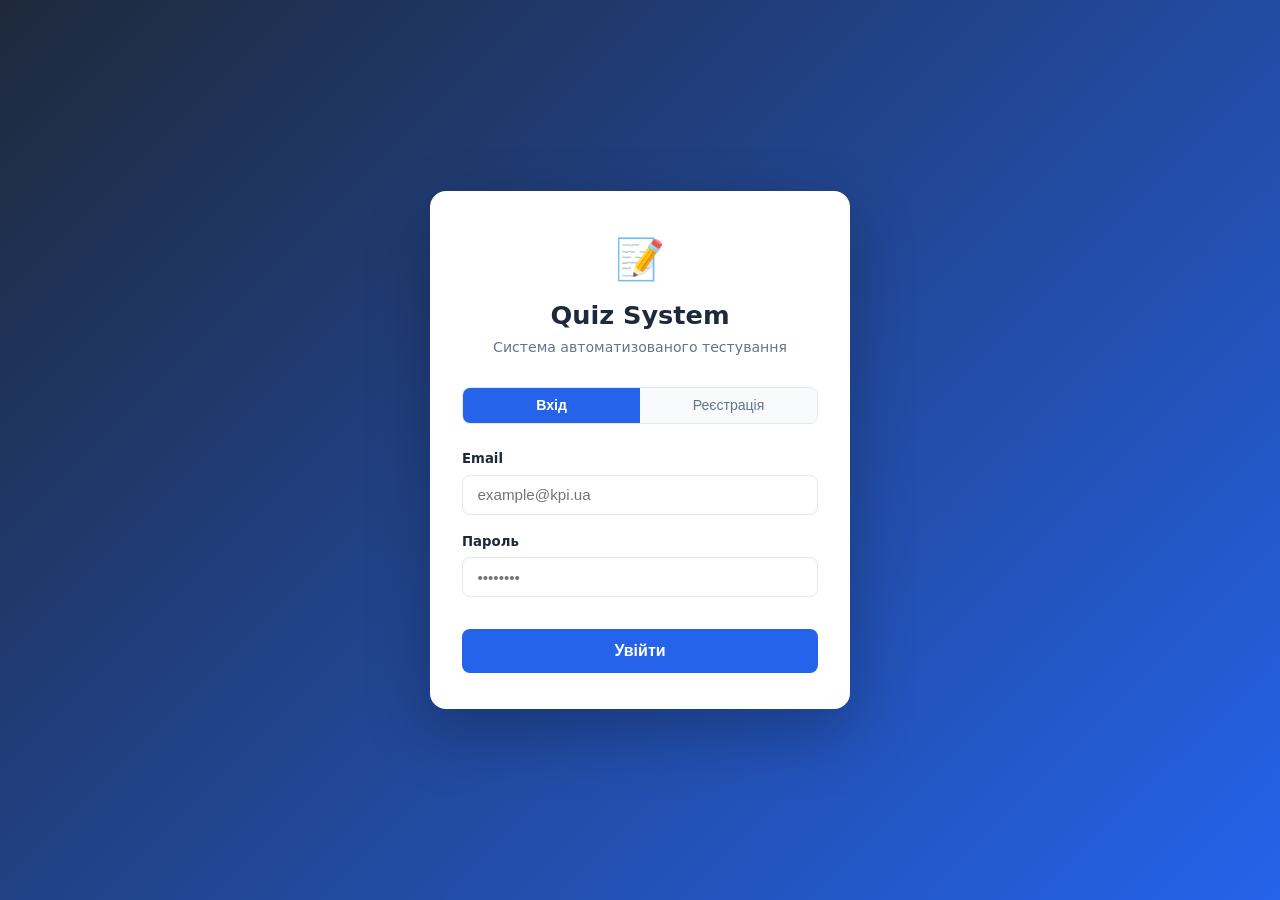
<file: FrontEnd/index.html>
<!DOCTYPE html>
<html lang="uk">
<head>
  <meta charset="UTF-8"/>
  <meta name="viewport" content="width=device-width, initial-scale=1.0"/>
  <title>Quiz System — Вхід</title>
  <link rel="stylesheet" href="css/style.css"/>
</head>
<body class="auth-page">

<div class="auth-box">
  <div class="auth-logo">
    <div class="logo-icon">📝</div>
    <h1>Quiz System</h1>
    <p>Система автоматизованого тестування</p>
  </div>

  <!-- Tabs -->
  <div class="tabs">
    <button class="tab-btn active" id="tab-login"    onclick="switchTab('login')">Вхід</button>
    <button class="tab-btn"        id="tab-register" onclick="switchTab('register')">Реєстрація</button>
  </div>

  <!-- LOGIN FORM -->
  <div id="form-login">
    <div class="form-group">
      <label>Email</label>
      <input type="email" id="login-email" placeholder="example@kpi.ua" autocomplete="email"/>
    </div>
    <div class="form-group">
      <label>Пароль</label>
      <input type="password" id="login-pass" placeholder="••••••••" autocomplete="current-password"/>
    </div>
    <div class="msg error" id="login-err"></div>
    <button class="btn btn-primary btn-block btn-lg mt-2" onclick="handleLogin()">
      Увійти
    </button>
  </div>

  <!-- REGISTER FORM -->
  <div id="form-register" style="display:none">
    <div class="form-group">
      <label>Повне ім'я (ПІБ)</label>
      <input type="text" id="reg-name" placeholder="Іваненко Іван Іванович"/>
    </div>
    <div class="form-group">
      <label>Email</label>
      <input type="email" id="reg-email" placeholder="example@kpi.ua"/>
    </div>
    <div class="form-group">
      <label>Пароль</label>
      <input type="password" id="reg-pass" placeholder="Мінімум 6 символів"/>
    </div>
    <div class="form-group">
      <label>Роль</label>
      <select id="reg-role">
        <option value="student">Студент</option>
        <option value="teacher">Викладач</option>
      </select>
    </div>
    <div class="msg error"   id="reg-err"></div>
    <div class="msg success" id="reg-ok"></div>
    <button class="btn btn-primary btn-block btn-lg mt-2" onclick="handleRegister()">
      Зареєструватися
    </button>
  </div>
</div>

<!-- TOAST -->
<div class="toast-container" id="toasts"></div>

<script src="js/auth.js"></script>
<script src="js/api.js"></script>
<script>
  // Якщо вже залогінений — редіректимо
  if (Auth.isLoggedIn()) {
    const u = Auth.getUser();
    location.href = u?.role === 'teacher' ? 'teacher.html' : 'student.html';
  }

  function switchTab(tab) {
    document.getElementById('form-login').style.display    = tab === 'login'    ? '' : 'none';
    document.getElementById('form-register').style.display = tab === 'register' ? '' : 'none';
    document.getElementById('tab-login').classList.toggle('active',    tab === 'login');
    document.getElementById('tab-register').classList.toggle('active', tab === 'register');
  }

  async function handleLogin() {
    const email = document.getElementById('login-email').value.trim();
    const pass  = document.getElementById('login-pass').value;
    const errEl = document.getElementById('login-err');
    errEl.style.display = 'none';

    if (!email || !pass) { showErr(errEl, 'Заповніть всі поля'); return; }

    try {
      const data = await api.login(email, pass);
      Auth.setToken(data.access_token);
      const me = await api.getMe();
      Auth.setUser(me);
      location.href = me.role === 'teacher' ? 'teacher.html' : 'student.html';
    } catch(e) {
      showErr(errEl, e.message);
    }
  }

  async function handleRegister() {
    const name  = document.getElementById('reg-name').value.trim();
    const email = document.getElementById('reg-email').value.trim();
    const pass  = document.getElementById('reg-pass').value;
    const role  = document.getElementById('reg-role').value;
    const errEl = document.getElementById('reg-err');
    const okEl  = document.getElementById('reg-ok');
    errEl.style.display = 'none';
    okEl.style.display  = 'none';

    if (!name || !email || !pass) { showErr(errEl, 'Заповніть всі поля'); return; }
    if (pass.length < 6)          { showErr(errEl, 'Пароль мінімум 6 символів'); return; }

    try {
      await api.register({ full_name: name, email, password: pass, role });
      okEl.textContent    = 'Реєстрація успішна! Тепер увійдіть.';
      okEl.style.display  = 'block';
      setTimeout(() => switchTab('login'), 1500);
    } catch(e) {
      showErr(errEl, e.message);
    }
  }

  function showErr(el, msg) {
    el.textContent  = msg;
    el.style.display = 'block';
  }

  // Enter key support
  document.addEventListener('keydown', e => {
    if (e.key !== 'Enter') return;
    const loginVisible = document.getElementById('form-login').style.display !== 'none';
    if (loginVisible) handleLogin(); else handleRegister();
  });
</script>
</body>
</html>
</file>
<file: FrontEnd/css/style.css>
/* ============================================================
   Quiz System — style.css
   ============================================================ */

:root {
    --primary:       #2563eb;
    --primary-hover: #1d4ed8;
    --primary-light: #eff6ff;
    --success:       #22c55e;
    --warning:       #f59e0b;
    --danger:        #ef4444;
    --bg:            #f8fafc;
    --white:         #ffffff;
    --border:        #e2e8f0;
    --text:          #1e293b;
    --text-muted:    #64748b;
    --sidebar-bg:    #1e293b;
    --radius:        8px;
    --shadow:        0 1px 3px rgba(0,0,0,.10);
    --shadow-md:     0 4px 12px rgba(0,0,0,.12);
}

/* RESET -------------------------------------------------------- */
*, *::before, *::after { box-sizing: border-box; margin: 0; padding: 0; }

body {
    font-family: 'Segoe UI', system-ui, -apple-system, sans-serif;
    background: var(--bg);
    color: var(--text);
    line-height: 1.6;
    font-size: 15px;
}

a { color: var(--primary); text-decoration: none; }

/* AUTH PAGE ---------------------------------------------------- */
.auth-page {
    min-height: 100vh;
    display: flex;
    align-items: center;
    justify-content: center;
    background: linear-gradient(135deg, #1e293b 0%, #2563eb 100%);
    padding: 1rem;
}

.auth-box {
    background: var(--white);
    border-radius: 16px;
    width: 100%;
    max-width: 420px;
    padding: 2.25rem 2rem;
    box-shadow: 0 24px 64px rgba(0,0,0,.25);
}

.auth-logo { text-align: center; margin-bottom: 1.75rem; }
.auth-logo .logo-icon { font-size: 2.5rem; }
.auth-logo h1 { font-size: 1.6rem; font-weight: 800; color: var(--text); margin-top: .25rem; }
.auth-logo p  { color: var(--text-muted); font-size: .88rem; }

/* TABS */
.tabs {
    display: flex;
    border: 1px solid var(--border);
    border-radius: var(--radius);
    overflow: hidden;
    margin-bottom: 1.5rem;
}

.tab-btn {
    flex: 1; padding: .6rem; border: none; background: var(--bg);
    cursor: pointer; font-size: .88rem; color: var(--text-muted); transition: all .15s;
}
.tab-btn.active { background: var(--primary); color: #fff; font-weight: 600; }

/* FORMS -------------------------------------------------------- */
.form-group { margin-bottom: 1rem; }

.form-group label {
    display: block; margin-bottom: .35rem;
    font-size: .83rem; font-weight: 600; color: var(--text);
}

.form-group input,
.form-group select,
.form-group textarea {
    width: 100%; padding: .65rem .9rem;
    border: 1.5px solid var(--border); border-radius: var(--radius);
    font-size: .95rem; color: var(--text); background: var(--white);
    transition: border-color .15s;
}

.form-group input:focus,
.form-group select:focus,
.form-group textarea:focus {
    outline: none; border-color: var(--primary);
    box-shadow: 0 0 0 3px rgba(37,99,235,.12);
}

.form-group textarea { resize: vertical; min-height: 80px; }

/* BUTTONS ------------------------------------------------------ */
.btn {
    display: inline-flex; align-items: center; justify-content: center;
    gap: .4rem; padding: .65rem 1.2rem;
    border: none; border-radius: var(--radius);
    font-size: .88rem; font-weight: 600; cursor: pointer;
    transition: all .15s; white-space: nowrap;
    text-decoration: none;
}

.btn-primary  { background: var(--primary); color: #fff; }
.btn-primary:hover { background: var(--primary-hover); }

.btn-success  { background: var(--success); color: #fff; }
.btn-success:hover { filter: brightness(.92); }

.btn-danger   { background: var(--danger); color: #fff; }
.btn-danger:hover { filter: brightness(.92); }

.btn-warning  { background: var(--warning); color: #fff; }
.btn-warning:hover { filter: brightness(.92); }

.btn-outline  {
    background: transparent;
    border: 1.5px solid var(--border);
    color: var(--text);
}
.btn-outline:hover { background: var(--bg); }

.btn-ghost { background: transparent; color: var(--text-muted); }
.btn-ghost:hover { background: var(--bg); color: var(--text); }

.btn-sm { padding: .4rem .85rem; font-size: .82rem; }
.btn-lg { padding: .8rem 1.6rem; font-size: 1rem; }
.btn-block { width: 100%; }

.btn:disabled { opacity: .55; cursor: not-allowed; }

/* ERROR / SUCCESS MSG */
.msg {
    padding: .65rem .9rem; border-radius: var(--radius);
    font-size: .85rem; margin-top: .5rem; display: none;
}
.msg.error   { background: #fee2e2; color: #b91c1c; }
.msg.success { background: #dcfce7; color: #166534; }

/* LAYOUT ------------------------------------------------------- */
.layout { display: flex; min-height: 100vh; }

/* SIDEBAR */
.sidebar {
    width: 255px; flex-shrink: 0;
    background: var(--sidebar-bg);
    display: flex; flex-direction: column;
    position: sticky; top: 0; height: 100vh; overflow-y: auto;
}

.sidebar-logo {
    padding: 1.25rem 1.5rem;
    border-bottom: 1px solid rgba(255,255,255,.08);
}
.sidebar-logo .logo-text { font-size: 1rem; font-weight: 800; color: #fff; }
.sidebar-logo .logo-sub  { font-size: .75rem; color: #64748b; margin-top: .1rem; }

.sidebar-section-title {
    padding: 1.25rem 1.5rem .4rem;
    font-size: .7rem; font-weight: 700; letter-spacing: .08em;
    text-transform: uppercase; color: #475569;
}

.sidebar-user {
    margin-top: auto;
    padding: 1rem 1.5rem;
    border-top: 1px solid rgba(255,255,255,.08);
    display: flex; align-items: center; gap: .75rem;
}

.avatar {
    width: 36px; height: 36px; border-radius: 50%;
    background: var(--primary);
    display: flex; align-items: center; justify-content: center;
    font-weight: 700; font-size: .88rem; color: #fff; flex-shrink: 0;
}

.user-info { flex: 1; min-width: 0; }
.user-name { font-size: .85rem; font-weight: 600; color: #fff; overflow: hidden; text-overflow: ellipsis; white-space: nowrap; }
.user-role { font-size: .72rem; color: #64748b; }

.logout-btn {
    background: none; border: none; cursor: pointer;
    color: #64748b; font-size: 1.1rem; padding: .25rem;
    border-radius: 4px; transition: color .15s;
}
.logout-btn:hover { color: var(--danger); }

/* MAIN */
.main { flex: 1; display: flex; flex-direction: column; min-width: 0; }

.topbar {
    background: var(--white);
    border-bottom: 1px solid var(--border);
    padding: 1rem 1.5rem;
    display: flex; align-items: center;
    justify-content: space-between; gap: 1rem;
    position: sticky; top: 0; z-index: 10;
}

.topbar-title { font-size: 1.1rem; font-weight: 700; }

.content { flex: 1; padding: 1.5rem; overflow-y: auto; }

/* CARDS -------------------------------------------------------- */
.card {
    background: var(--white);
    border: 1px solid var(--border);
    border-radius: 12px;
    box-shadow: var(--shadow);
}

.card-header {
    padding: 1rem 1.25rem;
    border-bottom: 1px solid var(--border);
    display: flex; align-items: center;
    justify-content: space-between; gap: 1rem;
}
.card-header h3 { font-size: .97rem; font-weight: 700; }
.card-body { padding: 1.25rem; }

/* TESTS GRID */
.tests-grid {
    display: grid;
    grid-template-columns: repeat(auto-fill, minmax(270px, 1fr));
    gap: 1rem; margin-top: 1rem;
}

.test-card {
    background: var(--white);
    border: 1.5px solid var(--border);
    border-radius: 12px; padding: 1.25rem;
    cursor: pointer; transition: all .18s;
    box-shadow: var(--shadow);
}
.test-card:hover {
    border-color: var(--primary);
    box-shadow: 0 6px 20px rgba(37,99,235,.14);
    transform: translateY(-2px);
}

.test-card-title { font-size: 1rem; font-weight: 700; margin-bottom: .4rem; }
.test-card-desc  { font-size: .84rem; color: var(--text-muted); margin-bottom: .85rem; min-height: 2.4em; }
.test-card-meta  { display: flex; gap: .6rem; flex-wrap: wrap; }

/* BADGES */
.badge {
    display: inline-flex; align-items: center;
    padding: .22rem .65rem; border-radius: 99px;
    font-size: .75rem; font-weight: 600;
}
.badge-blue   { background: #dbeafe; color: #1d4ed8; }
.badge-green  { background: #dcfce7; color: #15803d; }
.badge-yellow { background: #fef3c7; color: #b45309; }
.badge-red    { background: #fee2e2; color: #b91c1c; }
.badge-gray   { background: #f1f5f9; color: #475569; }

/* SEARCH */
.search-wrap { display: flex; gap: .75rem; align-items: center; }

.search-input {
    padding: .6rem 1rem; border: 1.5px solid var(--border);
    border-radius: var(--radius); font-size: .9rem;
    flex: 1; max-width: 360px; color: var(--text);
}
.search-input:focus { outline: none; border-color: var(--primary); }

/* TABLE -------------------------------------------------------- */
.table-wrap { overflow-x: auto; }

table { width: 100%; border-collapse: collapse; font-size: .88rem; }

th, td {
    padding: .72rem 1rem; text-align: left;
    border-bottom: 1px solid var(--border);
}

th {
    background: var(--bg); font-size: .76rem; font-weight: 700;
    color: var(--text-muted); text-transform: uppercase; letter-spacing: .05em;
}

tr:last-child td { border-bottom: none; }
tbody tr:hover td { background: #f8fafc; }

/* MODAL -------------------------------------------------------- */
.modal-overlay {
    position: fixed; inset: 0;
    background: rgba(0,0,0,.45);
    display: flex; align-items: center; justify-content: center;
    z-index: 200; padding: 1rem;
    opacity: 0; pointer-events: none; transition: opacity .2s;
}
.modal-overlay.open { opacity: 1; pointer-events: all; }

.modal {
    background: var(--white); border-radius: 14px;
    width: 100%; max-width: 520px; max-height: 88vh; overflow-y: auto;
    transform: scale(.96); transition: transform .2s;
}
.modal-overlay.open .modal { transform: scale(1); }

.modal-header {
    padding: 1.1rem 1.5rem;
    border-bottom: 1px solid var(--border);
    display: flex; align-items: center; justify-content: space-between;
}
.modal-header h3 { font-size: .97rem; font-weight: 700; }

.modal-close {
    background: none; border: none; font-size: 1.4rem;
    cursor: pointer; color: var(--text-muted); line-height: 1;
    padding: .2rem .4rem; border-radius: 4px;
}
.modal-close:hover { background: var(--bg); }

.modal-body   { padding: 1.5rem; }
.modal-footer { padding: 1rem 1.5rem; border-top: 1px solid var(--border); display: flex; justify-content: flex-end; gap: .75rem; }

/* ANSWER BUILDER */
.answer-row {
    display: flex; align-items: center;
    gap: .5rem; margin-bottom: .5rem;
}
.answer-row input[type="text"] {
    flex: 1; padding: .48rem .75rem;
    border: 1.5px solid var(--border); border-radius: var(--radius); font-size: .88rem;
}
.answer-row input[type="text"]:focus { outline: none; border-color: var(--primary); }
.answer-row .correct-label { font-size: .78rem; color: var(--text-muted); white-space: nowrap; }
.answer-row input[type="checkbox"] { accent-color: var(--success); width: 16px; height: 16px; flex-shrink: 0; }

/* QUIZ PAGE ---------------------------------------------------- */
.quiz-page { min-height: 100vh; background: var(--bg); display: flex; flex-direction: column; }

.quiz-header {
    background: var(--white); border-bottom: 1px solid var(--border);
    padding: 1rem 1.5rem;
    display: flex; align-items: center; justify-content: space-between;
    position: sticky; top: 0; z-index: 10;
}
.quiz-test-title { font-size: 1rem; font-weight: 700; }

.timer {
    display: flex; align-items: center; gap: .4rem;
    padding: .45rem 1rem; border-radius: var(--radius);
    border: 1.5px solid var(--border); font-size: 1rem;
    font-weight: 800; min-width: 90px; justify-content: center;
    transition: all .3s;
}
.timer.warn   { background: #fef3c7; border-color: var(--warning); color: var(--warning); }
.timer.danger { background: #fee2e2; border-color: var(--danger);  color: var(--danger); animation: blink 1s infinite; }

@keyframes blink { 0%,100% { opacity:1; } 50% { opacity:.55; } }

.quiz-progress { padding: .75rem 1.5rem; background: var(--white); border-bottom: 1px solid var(--border); }
.progress-bar  { height: 6px; background: var(--border); border-radius: 99px; overflow: hidden; margin-bottom: .35rem; }
.progress-fill { height: 100%; background: var(--primary); border-radius: 99px; transition: width .4s; }
.progress-text { font-size: .78rem; color: var(--text-muted); }

.quiz-body { flex: 1; padding: 1.5rem; max-width: 740px; margin: 0 auto; width: 100%; }

.question-card {
    background: var(--white); border: 1px solid var(--border);
    border-radius: 14px; padding: 1.75rem; margin-bottom: 1.25rem;
    box-shadow: var(--shadow);
}
.q-number { font-size: .76rem; color: var(--text-muted); text-transform: uppercase; letter-spacing: .06em; margin-bottom: .4rem; }
.q-text   { font-size: 1.05rem; font-weight: 700; margin-bottom: 1.25rem; line-height: 1.55; }

.answers-list { display: flex; flex-direction: column; gap: .6rem; }

.answer-opt {
    display: flex; align-items: center; gap: .75rem;
    padding: .85rem 1rem;
    border: 2px solid var(--border); border-radius: var(--radius);
    cursor: pointer; transition: all .15s;
}
.answer-opt:hover { border-color: var(--primary); background: var(--primary-light); }
.answer-opt.selected { border-color: var(--primary); background: var(--primary-light); }

.answer-opt input[type="checkbox"] { accent-color: var(--primary); width: 16px; height: 16px; flex-shrink: 0; }
.answer-opt span { cursor: pointer; font-size: .93rem; flex: 1; }

.quiz-footer {
    background: var(--white); border-top: 1px solid var(--border);
    padding: 1rem 1.5rem;
    display: flex; justify-content: space-between; align-items: center;
    position: sticky; bottom: 0;
}

/* RESULT */
.result-wrap { display: flex; flex-direction: column; align-items: center; padding: 3rem 1rem; }

.result-card {
    background: var(--white); border-radius: 20px;
    padding: 3rem 2.5rem; text-align: center;
    max-width: 440px; width: 100%;
    box-shadow: 0 8px 32px rgba(0,0,0,.1);
}
.result-icon { font-size: 3.5rem; margin-bottom: .75rem; }
.result-score { font-size: 4.5rem; font-weight: 900; line-height: 1; margin: .5rem 0; }
.score-high { color: var(--success); }
.score-mid  { color: var(--warning); }
.score-low  { color: var(--danger); }
.result-label  { color: var(--text-muted); font-size: .95rem; margin-bottom: 1.5rem; }
.result-detail { font-size: .88rem; color: var(--text-muted); }

/* TOAST -------------------------------------------------------- */
.toast-container { position: fixed; top: 1rem; right: 1rem; z-index: 999; display: flex; flex-direction: column; gap: .5rem; }

.toast {
    background: var(--white);
    border-left: 4px solid var(--primary);
    border-radius: var(--radius);
    padding: .75rem 1rem;
    box-shadow: var(--shadow-md);
    font-size: .88rem; min-width: 240px;
    animation: toastIn .3s ease;
}
.toast.success { border-left-color: var(--success); }
.toast.error   { border-left-color: var(--danger); }
.toast.warning { border-left-color: var(--warning); }
@keyframes toastIn { from { transform: translateX(110%); opacity: 0; } to { transform: translateX(0); opacity: 1; } }

/* EMPTY STATE -------------------------------------------------- */
.empty { text-align: center; padding: 3.5rem 1rem; color: var(--text-muted); }
.empty .empty-icon { font-size: 3rem; margin-bottom: .75rem; }
.empty h3 { font-size: 1rem; font-weight: 700; color: var(--text); margin-bottom: .3rem; }
.empty p  { font-size: .85rem; }

/* STATS TABLE HIGHLIGHT */
.score-cell-high { color: var(--success); font-weight: 700; }
.score-cell-mid  { color: var(--warning); font-weight: 700; }
.score-cell-low  { color: var(--danger);  font-weight: 700; }

/* UTILITIES ---------------------------------------------------- */
.flex            { display: flex; }
.flex-col        { flex-direction: column; }
.items-center    { align-items: center; }
.justify-between { justify-content: space-between; }
.gap-1           { gap: .5rem; }
.gap-2           { gap: 1rem; }
.mt-1 { margin-top: .5rem; }
.mt-2 { margin-top: 1rem; }
.mt-3 { margin-top: 1.5rem; }
.mb-1 { margin-bottom: .5rem; }
.mb-2 { margin-bottom: 1rem; }
.text-muted { color: var(--text-muted); font-size: .85rem; }
.text-sm    { font-size: .85rem; }
.fw-700     { font-weight: 700; }
.w-full     { width: 100%; }

/* RESPONSIVE */
@media (max-width: 768px) {
    .sidebar { display: none; }
    .tests-grid { grid-template-columns: 1fr; }
    .quiz-body { padding: 1rem; }
}
</file>
